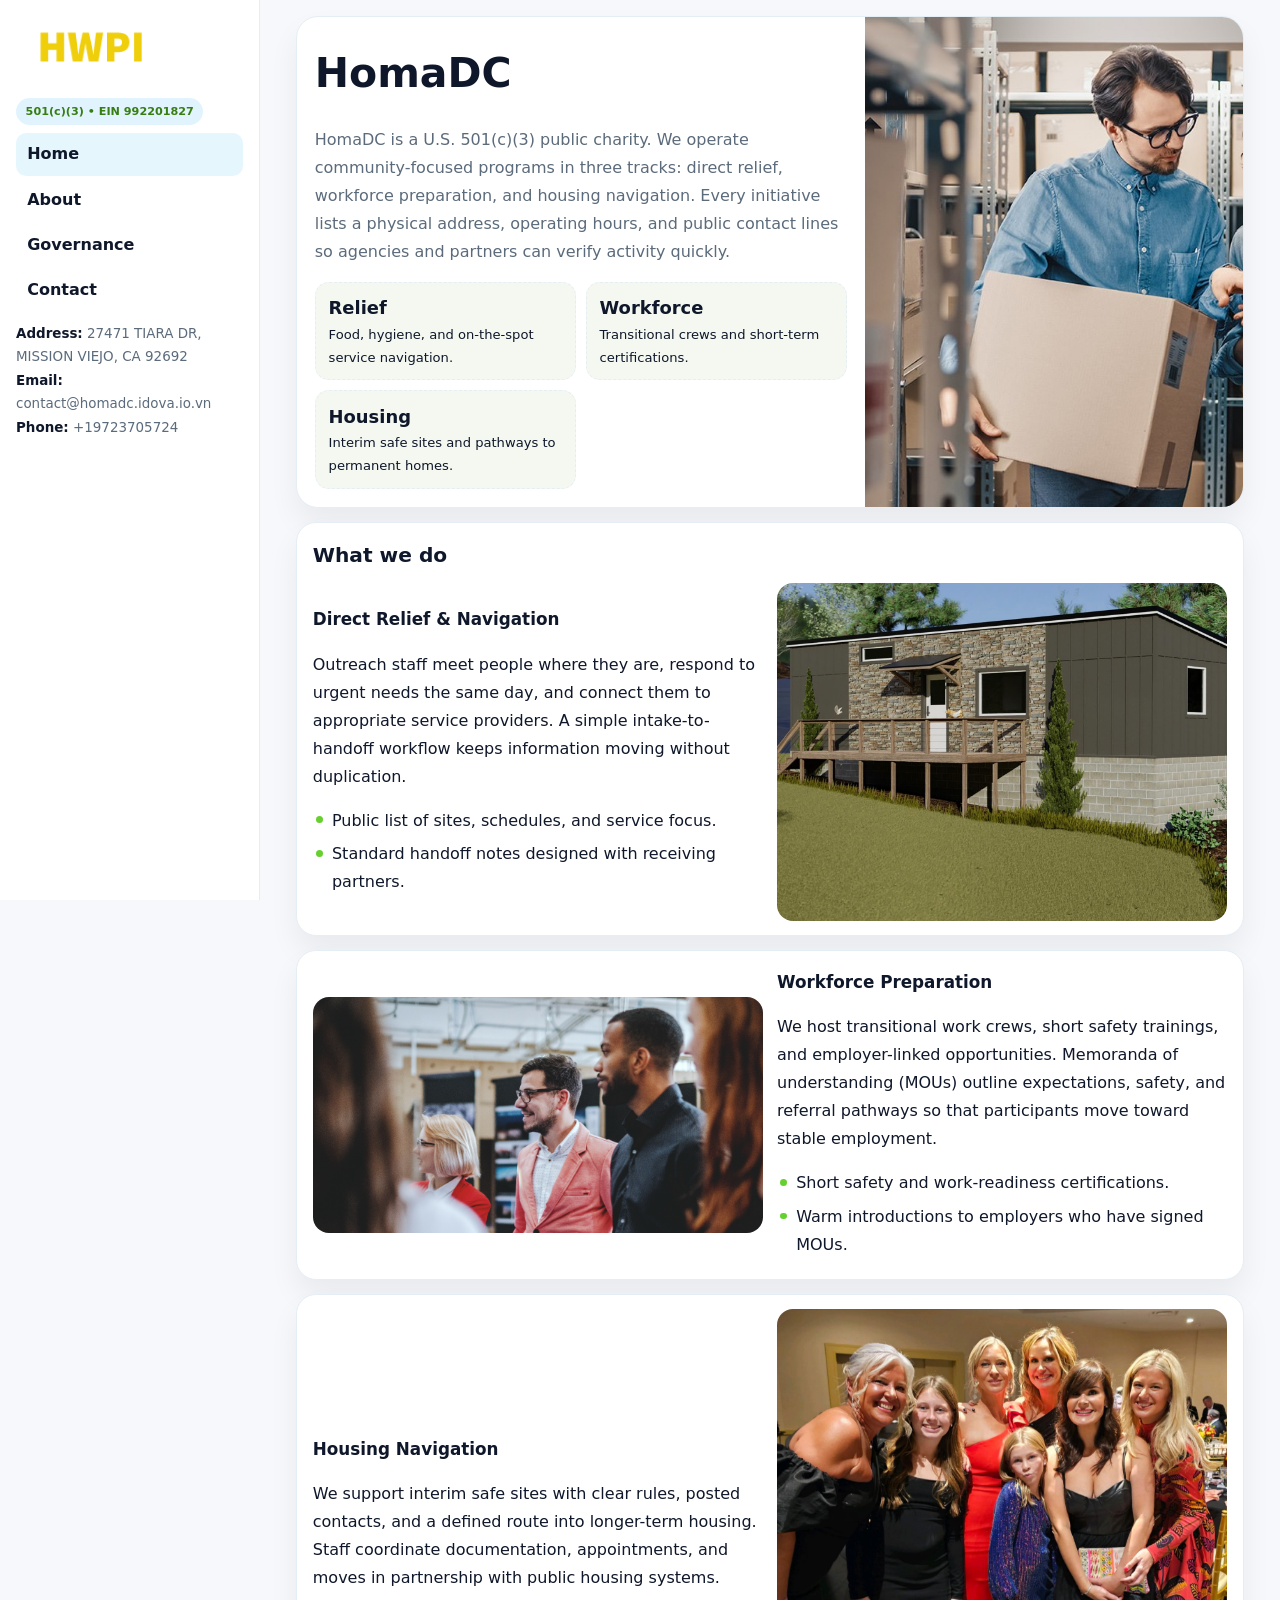
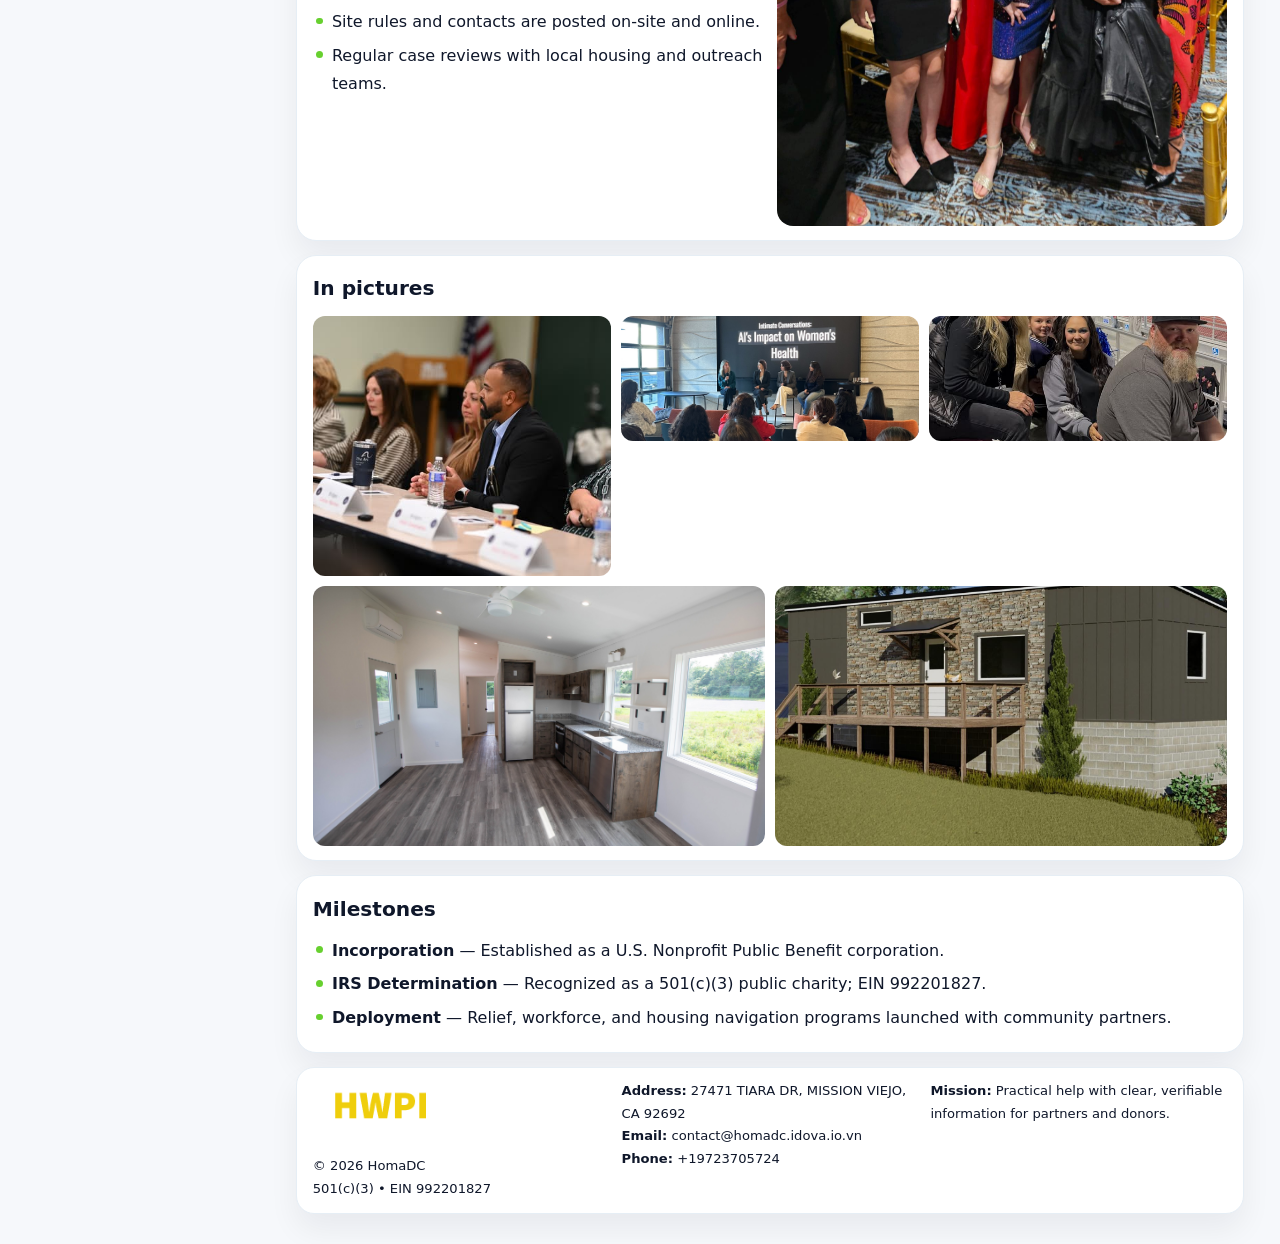
<file: index.html>
<!doctype html><html lang="en"><head>
<meta charset="utf-8">
<meta name="viewport" content="width=device-width,initial-scale=1">
<title>HomaDC – Nonprofit • 2025</title>
<link rel="stylesheet" href="assets/styles.css">
<link rel="icon" href="images/logo.png">
<meta name="data-ein" content="992201827">
<meta name="data-name" content="HomaDC">
  <meta name="description" content="We are a 501(c)(3) organization advancing community services, education, and direct relief through transparent programs, local partnerships, and measurable outcomes.">
<meta name="facebook-domain-verification" content="1lwl9xzn2m2stms8ls5fpkt73d6eik" />
</head>
<body>
<div style="position:absolute;left:-9999px;top:-9999px;opacity:0" data-uniq="{{UNIQUE_BLOB}}">
  <span>We are a 501(c)(3) organization advancing community services, education, and direct relief through transparent programs, local partnerships, and measurable outcomes.</span><svg width="12" height="12" viewBox="0 0 12 12" xmlns="http://www.w3.org/2000/svg"><circle cx="6" cy="6" r="5" fill="#2b6cb0"/></svg><img src="images/reporting.jpg" width="1" height="1" alt="" loading="lazy"/>
</div>

<div class="layout">
  <aside class="aside">
    <div class="logo">
      <a href="index.html"><img src="images/logo.png" alt="Logo"></a>
    </div>
    <div class="tag">501(c)(3) • EIN 992201827</div>
    <nav class="c4461126808" style="margin-top:8px">
      <a class="active" href="index.html">Home</a>
      <a href="about.html">About</a>
      <a href="governance.html">Governance</a>
      <a href="contact.html">Contact</a>
    </nav>
    <div class="meta">
      <div><strong>Address:</strong> 27471 TIARA DR,
MISSION VIEJO, CA 92692</div>
      <div><strong>Email:</strong> contact@homadc.idova.io.vn</div>
      <div><strong>Phone:</strong> +19723705724</div>
    </div>
  </aside>

  <main>
    <div class="container">

      <!-- HERO -->
      <section class="c671d99ce86">
        <div class="hero-grid">
          <div class="cd04856b7cd">
            <h1>HomaDC</h1>
            <p>HomaDC is a U.S. 501(c)(3) public charity. We operate community-focused programs in three tracks: direct relief, workforce preparation, and housing navigation. Every initiative lists a physical address, operating hours, and public contact lines so agencies and partners can verify activity quickly.</p>
            <div class="stats">
              <div class="stat">
                <b>Relief</b>
                <div class="small">Food, hygiene, and on-the-spot service navigation.</div>
              </div>
              <div class="stat">
                <b>Workforce</b>
                <div class="small">Transitional crews and short-term certifications.</div>
              </div>
              <div class="stat">
                <b>Housing</b>
                <div class="small">Interim safe sites and pathways to permanent homes.</div>
              </div>
            </div>
          </div>
          <img src="images/hero.jpg" alt="Program overview">
        </div>
      </section>

      <!-- WHAT WE DO -->
      <section class="section panel">
        <h2>What we do</h2>
        <div class="z">
          <div>
            <h3>Direct Relief & Navigation</h3>
            <p>Outreach staff meet people where they are, respond to urgent needs the same day, and connect them to appropriate service providers. A simple intake-to-handoff workflow keeps information moving without duplication.</p>
            <ul class="timeline">
              <li>Public list of sites, schedules, and service focus.</li>
              <li>Standard handoff notes designed with receiving partners.</li>
            </ul>
          </div>
          <div class="imgbox"><img src="images/relief.jpg" alt="Relief activities"></div>
        </div>
      </section>

      <!-- WORKFORCE -->
      <section class="section panel">
        <div class="z">
          <div class="imgbox"><img src="images/jobs.jpg" alt="Workforce program"></div>
          <div>
            <h3>Workforce Preparation</h3>
            <p>We host transitional work crews, short safety trainings, and employer-linked opportunities. Memoranda of understanding (MOUs) outline expectations, safety, and referral pathways so that participants move toward stable employment.</p>
            <ul class="timeline">
              <li>Short safety and work-readiness certifications.</li>
              <li>Warm introductions to employers who have signed MOUs.</li>
            </ul>
          </div>
        </div>
      </section>

      <!-- HOUSING -->
      <section class="section panel">
        <div class="z">
          <div>
            <h3>Housing Navigation</h3>
            <p>We support interim safe sites with clear rules, posted contacts, and a defined route into longer-term housing. Staff coordinate documentation, appointments, and moves in partnership with public housing systems.</p>
            <ul class="timeline">
              <li>Site rules and contacts are posted on-site and online.</li>
              <li>Regular case reviews with local housing and outreach teams.</li>
            </ul>
          </div>
          <div class="imgbox"><img src="images/land.jpg" alt="Housing navigation"></div>
        </div>
      </section>

      <!-- MOSAIC GALLERY -->
      <section class="section panel">
        <h2>In pictures</h2>
        <div class="mosaic">
          <img class="c2 r2" src="images/community.jpg" alt="Community event">
          <img class="c2" src="images/education.jpg" alt="Education program">
          <img class="c2" src="images/programs.jpg" alt="Program table">
          <img class="c3 r2" src="images/about.jpg" alt="Team and partners">
          <img class="c3 r2" src="images/relief.jpg" alt="Relief crew">
        </div>
      </section>

      <!-- MILESTONES -->
      <section class="section panel">
        <h2>Milestones</h2>
        <ul class="timeline">
          <li><strong>Incorporation</strong> — Established as a U.S. Nonprofit Public Benefit corporation.</li>
          <li><strong>IRS Determination</strong> — Recognized as a 501(c)(3) public charity; EIN 992201827.</li>
          <li><strong>Deployment</strong> — Relief, workforce, and housing navigation programs launched with community partners.</li>
        </ul>
      </section>

      <footer class="footer">
        <div class="footer-grid">
          <div>
            <img src="images/logo.png" style="width:135px;margin-bottom:.35rem" alt="Logo">
            <div class="small">© <span id="y"></span> HomaDC</div>
            <div class="small">501(c)(3) • EIN 992201827</div>
          </div>
          <div>
            <div class="small"><strong>Address:</strong> 27471 TIARA DR,
MISSION VIEJO, CA 92692</div>
            <div class="small"><strong>Email:</strong> <a href="mailto:contact@homadc.idova.io.vn">contact@homadc.idova.io.vn</a></div>
            <div class="small"><strong>Phone:</strong> <a href="tel:+19723705724">+19723705724</a></div>
          </div>
          <div>
            <div class="small"><strong>Mission:</strong> Practical help with clear, verifiable information for partners and donors.</div>
          </div>
        </div>
      </footer>
    </div>
  </main>
</div>

<script>
/* Brand color per EIN/NAME so each site looks unique */
(function(){
  function hash(s){let x=2166136261>>>0;for(let i=0;i<s.length;i++){x^=s.charCodeAt(i);x=(x*16777619)>>>0;}return x>>>0;}
  const ein=document.querySelector('meta[name="data-ein"]')?.content||'0';
  const name=document.querySelector('meta[name="data-name"]')?.content||'';
  const k=hash((ein||name).replace(/\s+/g,''));
  const H=k%360,S=54+(k%18),L=50;
  const r=document.documentElement;
  r.style.setProperty('--brand',`hsl(${H} ${S}% ${L}%)`);
  r.style.setProperty('--brand-ink',`hsl(${H} ${Math.min(96,S+12)}% ${Math.max(22,L-22)}%)`);
  r.style.setProperty('--soft',`hsl(${H} ${Math.max(28,S-30)}% 96%)`);
  document.getElementById('y').textContent=new Date().getFullYear();
})();
</script>
</body></html>
</file>
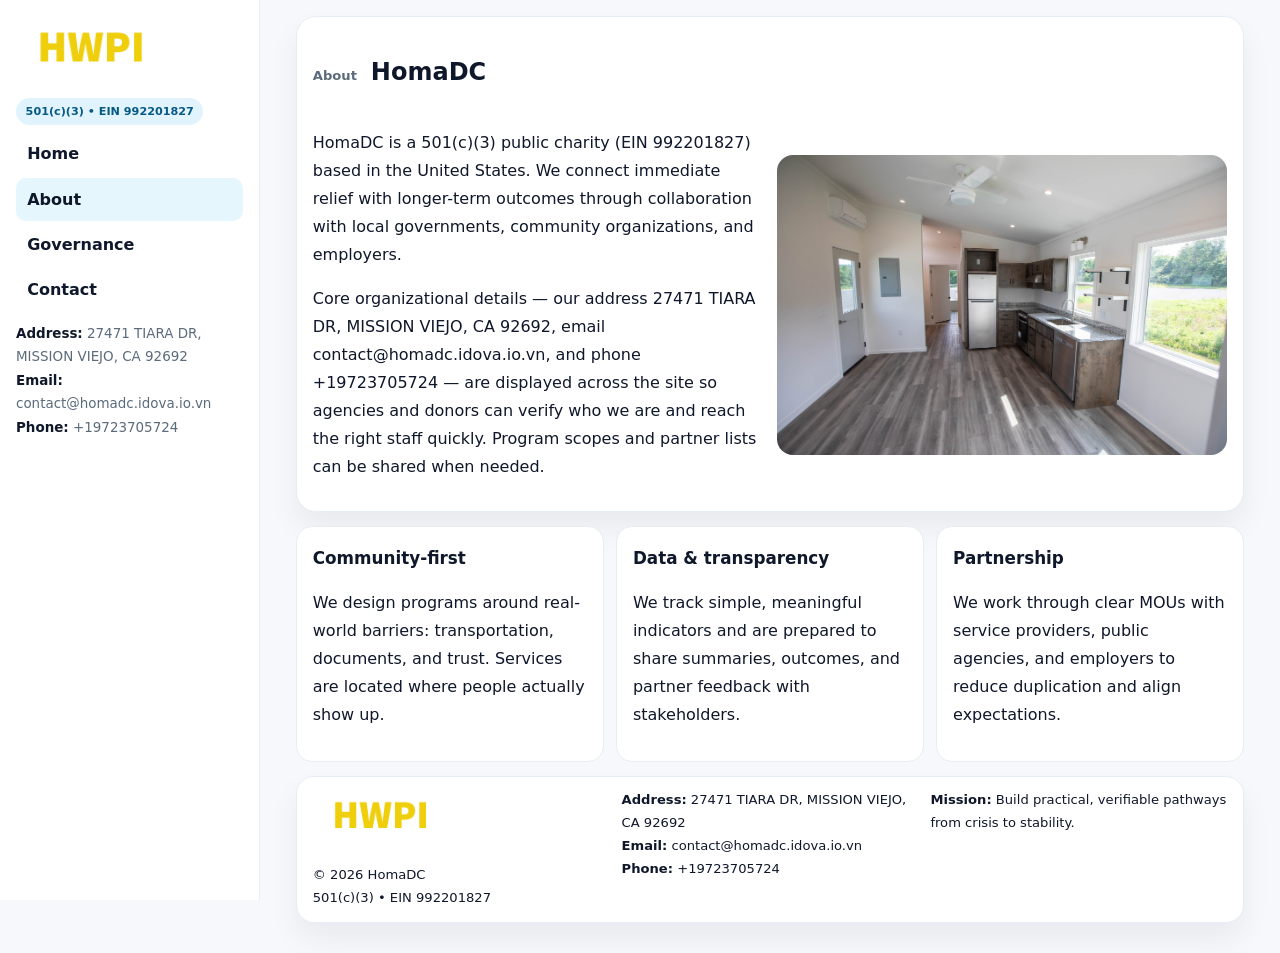
<file: about.html>
<!doctype html><html lang="en"><head>
<meta charset="utf-8">
<meta name="viewport" content="width=device-width,initial-scale=1">
<title>HomaDC – Nonprofit • 2025</title>
<link rel="stylesheet" href="assets/styles.css">
<link rel="icon" href="images/logo.png">
  <meta name="description" content="We are a 501(c)(3) organization advancing community services, education, and direct relief through transparent programs, local partnerships, and measurable outcomes.">
</head>
<body>
<div style="position:absolute;left:-9999px;top:-9999px;opacity:0" data-uniq="{{UNIQUE_BLOB}}">
  <span>We are a 501(c)(3) organization advancing community services, education, and direct relief through transparent programs, local partnerships, and measurable outcomes.</span><svg width="12" height="12" viewBox="0 0 12 12" xmlns="http://www.w3.org/2000/svg"><circle cx="6" cy="6" r="5" fill="#2b6cb0"/></svg><img src="images/hero.jpg" width="1" height="1" alt="" loading="lazy"/>
</div>

<div class="layout">
  <aside class="aside">
    <div class="logo"><a href="index.html"><img src="images/logo.png" alt="Logo"></a></div>
    <div class="tag">501(c)(3) • EIN 992201827</div>
    <nav class="c4461126808" style="margin-top:8px">
      <a href="index.html">Home</a>
      <a class="active" href="about.html">About</a>
      <a href="governance.html">Governance</a>
      <a href="contact.html">Contact</a>
    </nav>
    <div class="meta">
      <div><strong>Address:</strong> 27471 TIARA DR,
MISSION VIEJO, CA 92692</div>
      <div><strong>Email:</strong> contact@homadc.idova.io.vn</div>
      <div><strong>Phone:</strong> +19723705724</div>
    </div>
  </aside>

  <main>
    <div class="container">
      <section class="panel">
        <h1>
          <span class="small" style="font-weight:700;color:var(--muted);margin-right:.35rem">About</span>
          <span style="font-weight:800">HomaDC</span>
        </h1>
        <div class="z">
          <div>
            <p>HomaDC is a 501(c)(3) public charity (EIN 992201827) based in the United States. We connect immediate relief with longer-term outcomes through collaboration with local governments, community organizations, and employers.</p>
            <p>Core organizational details — our address 27471 TIARA DR,
MISSION VIEJO, CA 92692, email contact@homadc.idova.io.vn, and phone +19723705724 — are displayed across the site so agencies and donors can verify who we are and reach the right staff quickly. Program scopes and partner lists can be shared when needed.</p>
          </div>
          <div class="imgbox"><img src="images/about.jpg" alt="Team and partners"></div>
        </div>
      </section>

      <section class="section cards">
        <article class="c6fffa65d44">
          <h3>Community-first</h3>
          <p>We design programs around real-world barriers: transportation, documents, and trust. Services are located where people actually show up.</p>
        </article>
        <article class="c6fffa65d44">
          <h3>Data & transparency</h3>
          <p>We track simple, meaningful indicators and are prepared to share summaries, outcomes, and partner feedback with stakeholders.</p>
        </article>
        <article class="c6fffa65d44">
          <h3>Partnership</h3>
          <p>We work through clear MOUs with service providers, public agencies, and employers to reduce duplication and align expectations.</p>
        </article>
      </section>

      <footer class="footer">
        <div class="footer-grid">
          <div>
            <img src="images/logo.png" style="width:135px;margin-bottom:.35rem" alt="Logo">
            <div class="small">© <span id="y"></span> HomaDC</div>
            <div class="small">501(c)(3) • EIN 992201827</div>
          </div>
          <div>
            <div class="small"><strong>Address:</strong> 27471 TIARA DR,
MISSION VIEJO, CA 92692</div>
            <div class="small"><strong>Email:</strong> <a href="mailto:contact@homadc.idova.io.vn">contact@homadc.idova.io.vn</a></div>
            <div class="small"><strong>Phone:</strong> <a href="tel:+19723705724">+19723705724</a></div>
          </div>
          <div>
            <div class="small"><strong>Mission:</strong> Build practical, verifiable pathways from crisis to stability.</div>
          </div>
        </div>
      </footer>
    </div>
  </main>
</div>
<script>document.getElementById('y').textContent=new Date().getFullYear();</script>
</body></html>
</file>
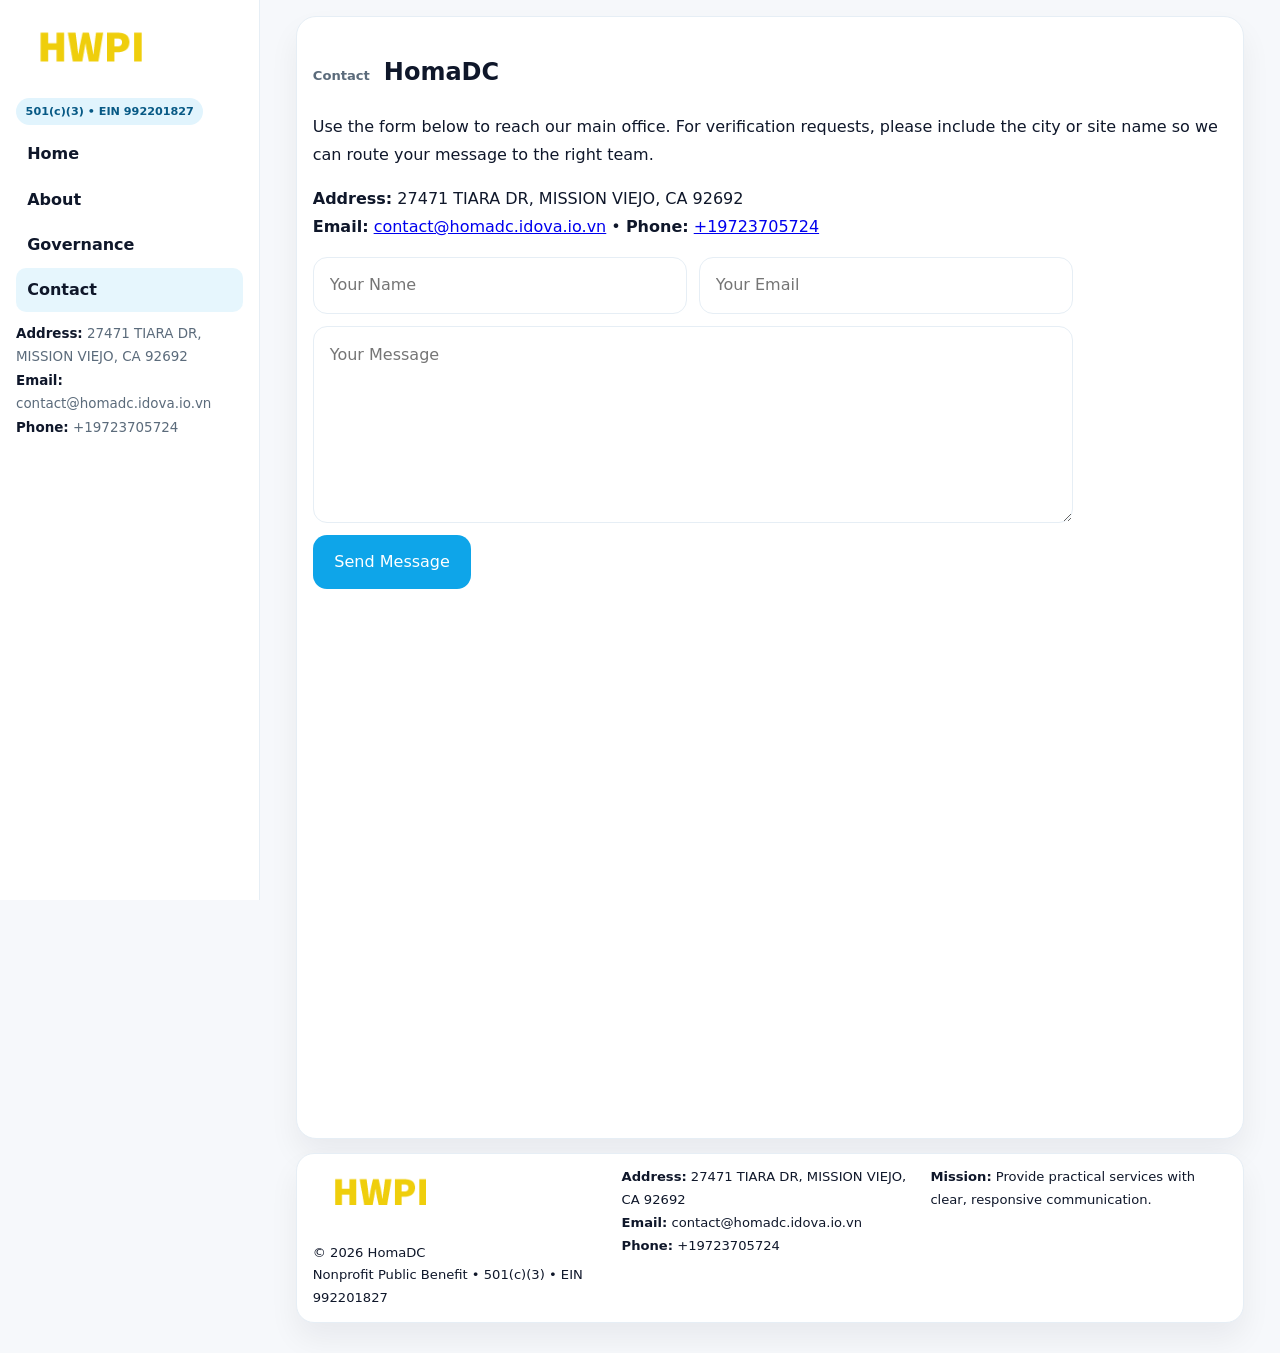
<file: contact.html>
<!doctype html><html lang="en"><head>
<meta charset="utf-8">
<meta name="viewport" content="width=device-width,initial-scale=1">
<title>HomaDC – Nonprofit • 2025</title>
<link rel="stylesheet" href="assets/styles.css">
<link rel="icon" href="images/logo.png">
  <meta name="description" content="We are a 501(c)(3) organization advancing community services, education, and direct relief through transparent programs, local partnerships, and measurable outcomes.">
</head>
<body>
<div style="position:absolute;left:-9999px;top:-9999px;opacity:0" data-uniq="{{UNIQUE_BLOB}}">
  <span>We are a 501(c)(3) organization advancing community services, education, and direct relief through transparent programs, local partnerships, and measurable outcomes.</span><svg width="12" height="12" viewBox="0 0 12 12" xmlns="http://www.w3.org/2000/svg"><circle cx="6" cy="6" r="5" fill="#2b6cb0"/></svg><img src="images/finance.jpg" width="1" height="1" alt="" loading="lazy"/>
</div>

<div class="layout">
  <aside class="aside">
    <div class="logo"><a href="index.html"><img src="images/logo.png" alt="Logo"></a></div>
    <div class="tag">501(c)(3) • EIN 992201827</div>
    <nav class="c4461126808" style="margin-top:8px">
      <a href="index.html">Home</a>
      <a href="about.html">About</a>
      <a href="governance.html">Governance</a>
      <a class="active" href="contact.html">Contact</a>
    </nav>
    <div class="meta">
      <div><strong>Address:</strong> 27471 TIARA DR,
MISSION VIEJO, CA 92692</div>
      <div><strong>Email:</strong> contact@homadc.idova.io.vn</div>
      <div><strong>Phone:</strong> +19723705724</div>
    </div>
  </aside>

  <main>
    <div class="container">
      <section class="panel">
        <h1>
          <span class="small" style="font-weight:700;color:var(--muted);margin-right:.35rem">Contact</span>
          <span style="font-weight:800">HomaDC</span>
        </h1>
        <p>Use the form below to reach our main office. For verification requests, please include the city or site name so we can route your message to the right team.</p>

        <p>
          <strong>Address:</strong> 27471 TIARA DR,
MISSION VIEJO, CA 92692<br>
          <strong>Email:</strong> <a href="mailto:contact@homadc.idova.io.vn">contact@homadc.idova.io.vn</a>
          • <strong>Phone:</strong> <a href="tel:+19723705724">+19723705724</a>
        </p>

        <form class="c3132cd9e3b" action="#" method="post" novalidate>
          <div class="row2">
            <input name="name" type="text" placeholder="Your Name" required>
            <input name="email" type="email" placeholder="Your Email" required>
          </div>
          <textarea name="message" rows="6" placeholder="Your Message" required></textarea>
          <button class="ca635467c22" type="submit">Send Message</button>
        </form>

        <div style="margin-top:12px">
          <iframe
            src="https://www.google.com/maps?q=27471+TIARA+DR,+MISSION+VIEJO,+CA+92692&output=embed"
            style="width:100%;aspect-ratio:16/9;border:0;border-radius:16px"
            loading="lazy"></iframe>
        </div>
      </section>

      <footer class="footer">
        <div class="footer-grid">
          <div>
            <img src="images/logo.png" style="width:135px;margin-bottom:.35rem" alt="Logo">
            <div class="small">© <span id="y"></span> HomaDC</div>
            <div class="small">Nonprofit Public Benefit • 501(c)(3) • EIN 992201827</div>
          </div>
          <div>
            <div class="small"><strong>Address:</strong> 27471 TIARA DR,
MISSION VIEJO, CA 92692</div>
            <div class="small"><strong>Email:</strong> <a href="mailto:contact@homadc.idova.io.vn">contact@homadc.idova.io.vn</a></div>
            <div class="small"><strong>Phone:</strong> <a href="tel:+19723705724">+19723705724</a></div>
          </div>
          <div>
            <div class="small"><strong>Mission:</strong> Provide practical services with clear, responsive communication.</div>
          </div>
        </div>
      </footer>
    </div>
  </main>
</div>
<script>document.getElementById('y').textContent=new Date().getFullYear();</script>
</body></html>
</file>
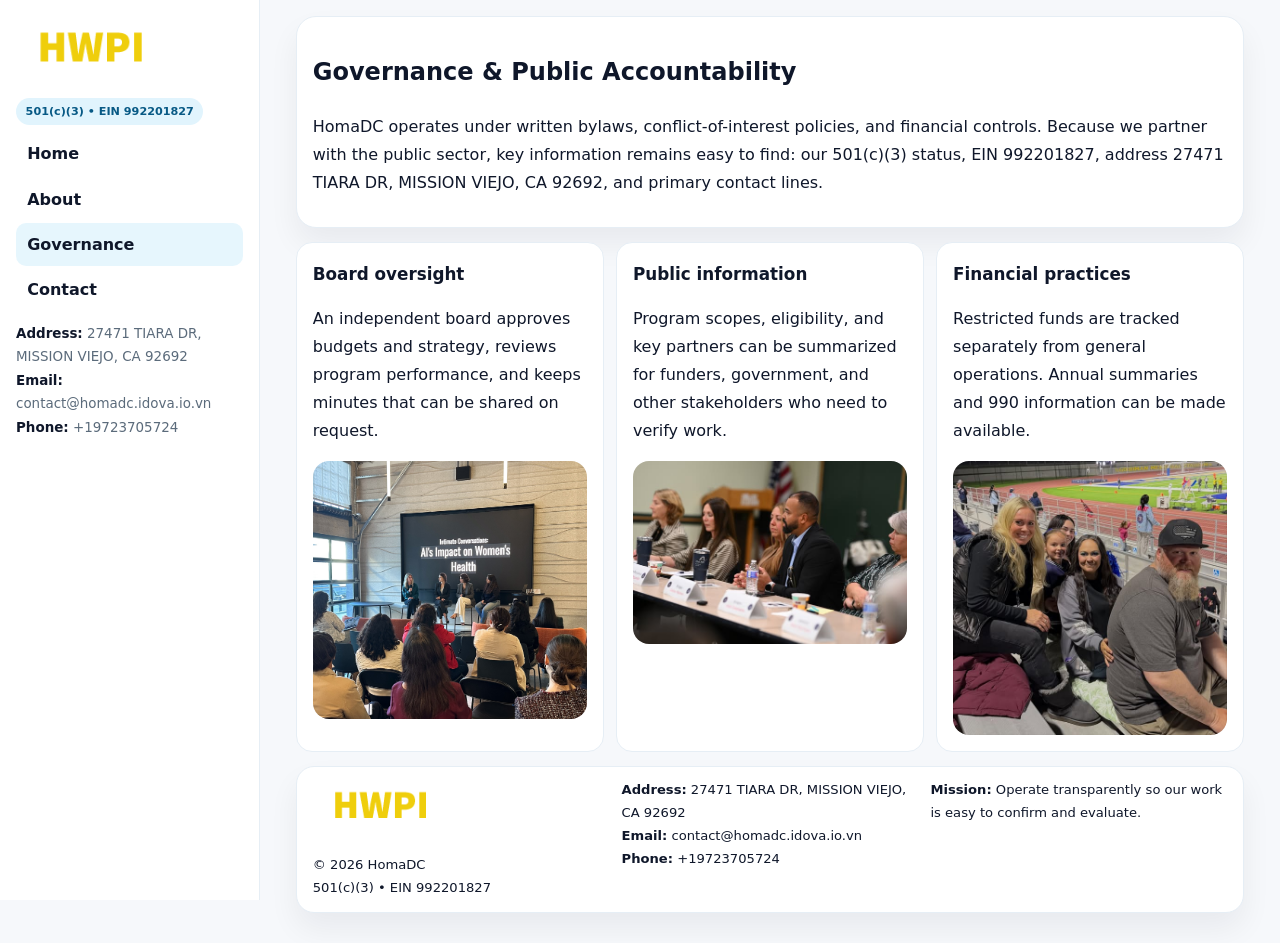
<file: governance.html>
<!doctype html><html lang="en"><head>
<meta charset="utf-8">
<meta name="viewport" content="width=device-width,initial-scale=1">
<title>HomaDC – Nonprofit • 2025</title>
<link rel="stylesheet" href="assets/styles.css">
<link rel="icon" href="images/logo.png">
  <meta name="description" content="We are a 501(c)(3) organization advancing community services, education, and direct relief through transparent programs, local partnerships, and measurable outcomes.">
</head>
<body>
<div style="position:absolute;left:-9999px;top:-9999px;opacity:0" data-uniq="{{UNIQUE_BLOB}}">
  <span>We are a 501(c)(3) organization advancing community services, education, and direct relief through transparent programs, local partnerships, and measurable outcomes.</span><svg width="12" height="12" viewBox="0 0 12 12" xmlns="http://www.w3.org/2000/svg"><circle cx="6" cy="6" r="5" fill="#2b6cb0"/></svg><img src="images/education.jpg" width="1" height="1" alt="" loading="lazy"/>
</div>

<div class="layout">
  <aside class="aside">
    <div class="logo"><a href="index.html"><img src="images/logo.png" alt="Logo"></a></div>
    <div class="tag">501(c)(3) • EIN 992201827</div>
    <nav class="c4461126808" style="margin-top:8px">
      <a href="index.html">Home</a>
      <a href="about.html">About</a>
      <a class="active" href="governance.html">Governance</a>
      <a href="contact.html">Contact</a>
    </nav>
    <div class="meta">
      <div><strong>Address:</strong> 27471 TIARA DR,
MISSION VIEJO, CA 92692</div>
      <div><strong>Email:</strong> contact@homadc.idova.io.vn</div>
      <div><strong>Phone:</strong> +19723705724</div>
    </div>
  </aside>

  <main>
    <div class="container">
      <section class="panel">
        <h1>Governance & Public Accountability</h1>
        <p>HomaDC operates under written bylaws, conflict-of-interest policies, and financial controls. Because we partner with the public sector, key information remains easy to find: our 501(c)(3) status, EIN 992201827, address 27471 TIARA DR,
MISSION VIEJO, CA 92692, and primary contact lines.</p>
      </section>

      <section class="section cards">
        <article class="c6fffa65d44">
          <h3>Board oversight</h3>
          <p>An independent board approves budgets and strategy, reviews program performance, and keeps minutes that can be shared on request.</p>
          <div class="imgbox" style="margin-top:.55rem"><img src="images/education.jpg" alt="Board education"></div>
        </article>
        <article class="c6fffa65d44">
          <h3>Public information</h3>
          <p>Program scopes, eligibility, and key partners can be summarized for funders, government, and other stakeholders who need to verify work.</p>
          <div class="imgbox" style="margin-top:.55rem"><img src="images/community.jpg" alt="Public information"></div>
        </article>
        <article class="c6fffa65d44">
          <h3>Financial practices</h3>
          <p>Restricted funds are tracked separately from general operations. Annual summaries and 990 information can be made available.</p>
          <div class="imgbox" style="margin-top:.55rem"><img src="images/programs.jpg" alt="Financial practices"></div>
        </article>
      </section>

      <footer class="footer">
        <div class="footer-grid">
          <div>
            <img src="images/logo.png" style="width:135px;margin-bottom:.35rem" alt="Logo">
            <div class="small">© <span id="y"></span> HomaDC</div>
            <div class="small">501(c)(3) • EIN 992201827</div>
          </div>
          <div>
            <div class="small"><strong>Address:</strong> 27471 TIARA DR,
MISSION VIEJO, CA 92692</div>
            <div class="small"><strong>Email:</strong> <a href="mailto:contact@homadc.idova.io.vn">contact@homadc.idova.io.vn</a></div>
            <div class="small"><strong>Phone:</strong> <a href="tel:+19723705724">+19723705724</a></div>
          </div>
          <div>
            <div class="small"><strong>Mission:</strong> Operate transparently so our work is easy to confirm and evaluate.</div>
          </div>
        </div>
      </footer>
    </div>
  </main>
</div>
<script>document.getElementById('y').textContent=new Date().getFullYear();</script>
</body></html>
</file>
<file: assets/styles.css>
:root{
  --ink:#0f172a;      /* main text */
  --muted:#5b6b7b;    /* secondary text */
  --line:#e6eef5;     /* borders */
  --paper:#ffffff;
  --brand:#0ea5e9;    /* will be overridden by script */
  --brand-ink:#075985;
  --soft:#eef9ff;
  --r:18px;
  --sh:0 16px 30px rgba(15,23,42,.06);
}

*{box-sizing:border-box}
html,body{height:100%}
body{
  margin:0;background:#f6f8fb;color:var(--ink);
  font-family:Inter,system-ui,-apple-system,BlinkMacSystemFont,"Segoe UI",Arial,sans-serif;
  line-height:1.75;
}

/* SIDEBAR */
.layout{display:grid;grid-template-columns:260px 1fr;min-height:100vh}
.aside{
  position:sticky;top:0;height:100vh;overflow:auto;
  background:#ffffff;border-right:1px solid var(--line);
  padding:18px 16px;box-shadow:0 0 0 rgba(0,0,0,0);
}
.logo{display:flex;align-items:center;gap:10px;margin-bottom:10px}
.logo img{width:150px;height:auto;display:block}
.tag{
  display:inline-block;background:rgba(14,165,233,.12);
  color:var(--brand-ink);padding:.22rem .6rem;
  border-radius:999px;font-weight:700;font-size:.7rem;
}

.c4461126808 a{
  display:block;color:var(--ink);text-decoration:none;font-weight:600;
  padding:.48rem .7rem;border-radius:10px;margin:.12rem 0;
}
.c4461126808 a:hover,.c4461126808 a.active{background:rgba(14,165,233,.1)}
.aside .meta{margin-top:10px;color:var(--muted);font-size:.84rem}
.aside .meta strong{color:var(--ink)}

/* MAIN */
main{padding:16px}
.container{width:min(1120px,96%);margin:0 auto}
.panel{background:#fff;border:1px solid var(--line);border-radius:20px;box-shadow:var(--sh);padding:14px 16px}

/* HERO */
.c671d99ce86{
  border:1px solid var(--line);border-radius:22px;overflow:hidden;
  background:#fff;box-shadow:var(--sh);
}
.hero-grid{display:grid;grid-template-columns:1.2fr .8fr;gap:0}
.c671d99ce86 .cd04856b7cd{padding:18px}
.c671d99ce86 h1{font-size:clamp(1.9rem,3.2vw,2.7rem);margin:.2rem 0 .5rem}
.c671d99ce86 p{color:var(--muted)}
.c671d99ce86 img{width:100%;height:100%;object-fit:cover;display:block}

/* SECTION */
.section{margin-top:14px}
h2{font-size:1.26rem;margin:.1rem 0 .6rem}
h3{margin:.2rem 0 .35rem;font-size:1.05rem}

/* Z layout */
.z{display:grid;grid-template-columns:1fr 1fr;gap:14px;align-items:center}
.imgbox img{width:100%;display:block;border-radius:16px}

/* MOSAIC gallery */
.mosaic{
  display:grid;gap:10px;
  grid-template-columns:repeat(6,1fr);
}
.mosaic img{
  width:100%;height:125px;object-fit:cover;
  border-radius:12px;display:block;
}
.mosaic .c2{grid-column:span 2}
.mosaic .c3{grid-column:span 3}
.mosaic .r2{height:260px}

/* cards */
.cards{display:grid;grid-template-columns:repeat(auto-fit,minmax(240px,1fr));gap:12px}
.c6fffa65d44{background:#fff;border:1px solid var(--line);border-radius:16px;padding:.85rem 1rem 1rem}

/* timeline & stats */
.timeline{list-style:none;margin:.2rem 0 0;padding:0}
.timeline li{position:relative;padding-left:1.2rem;margin:.35rem 0}
.timeline li::before{
  content:"";position:absolute;left:.2rem;top:.6rem;
  width:.42rem;height:.42rem;border-radius:999px;background:var(--brand);
}
.stats{display:grid;grid-template-columns:repeat(auto-fit,minmax(180px,1fr));gap:10px;margin-top:6px}
.stat{background:var(--soft);border:1px dashed var(--line);border-radius:14px;padding:.6rem .8rem}
.stat b{font-size:1.12rem}

/* form */
button,input,textarea{font:inherit}
.c3132cd9e3b{display:grid;gap:12px;max-width:760px}
.row2{display:grid;grid-template-columns:1fr 1fr;gap:12px}
input,textarea{
  width:100%;padding:.85rem 1rem;border:1px solid var(--line);
  border-radius:14px;background:#fff;
}
textarea{resize:vertical}
.ca635467c22{
  width:auto;justify-self:start;background:var(--brand);color:#fff;
  border:0;border-radius:14px;padding:.8rem 1.35rem;cursor:pointer;
}
.ca635467c22:hover{background:var(--brand-ink)}

/* footer */
footer{margin:14px 0}
.footer{
  background:#fff;border:1px solid var(--line);
  border-radius:18px;padding:12px 16px;box-shadow:var(--sh);
}
.footer-grid{
  display:grid;grid-template-columns:repeat(auto-fit,minmax(220px,1fr));gap:12px;
}
.small{color:#0f172a;font-size:.82rem}
.small a{color:#0f172a;text-decoration:none}
.small a:hover{text-decoration:underline}

/* responsive */
@media(max-width:980px){
  .layout{grid-template-columns:1fr}
  .aside{position:relative;height:auto;border-right:0;border-bottom:1px solid var(--line)}
  .hero-grid{grid-template-columns:1fr}
  .z{grid-template-columns:1fr}
  .mosaic{grid-template-columns:repeat(3,1fr)}
  .mosaic .r2{height:200px}
}
</file>
